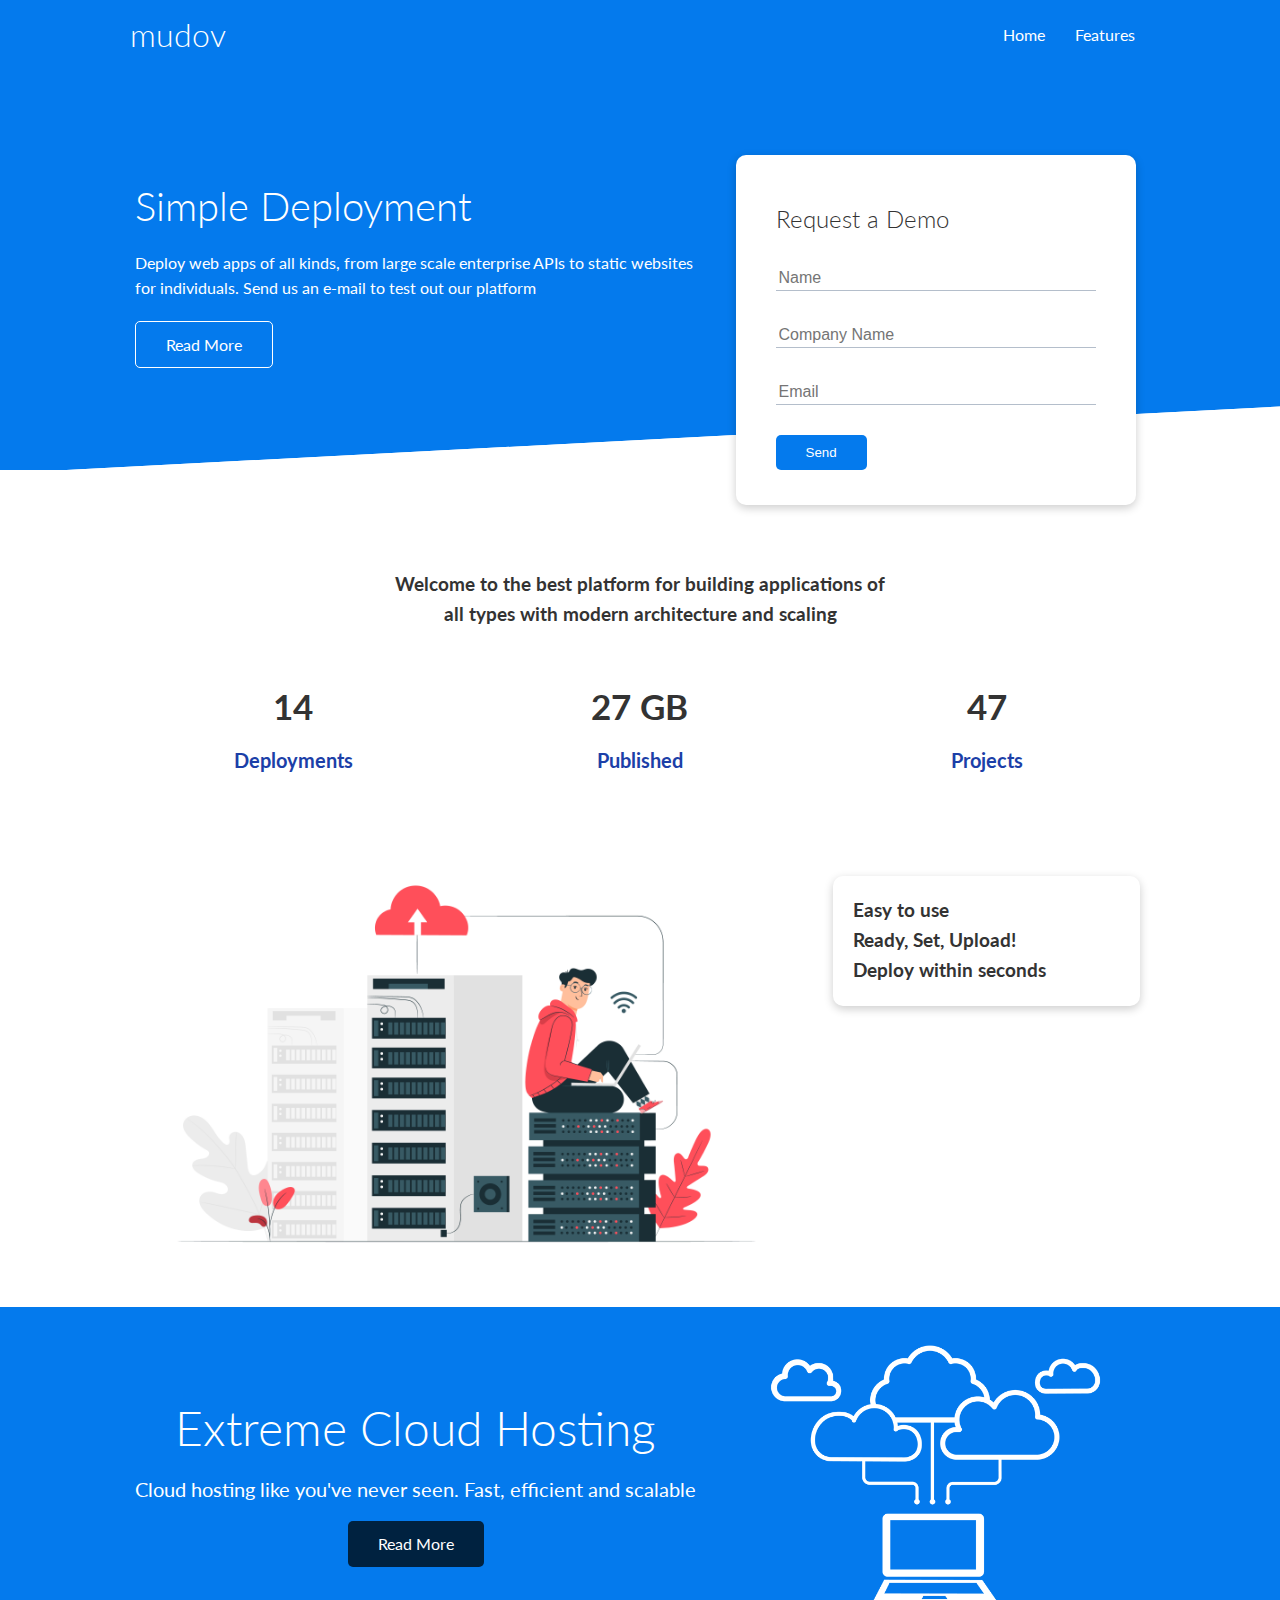
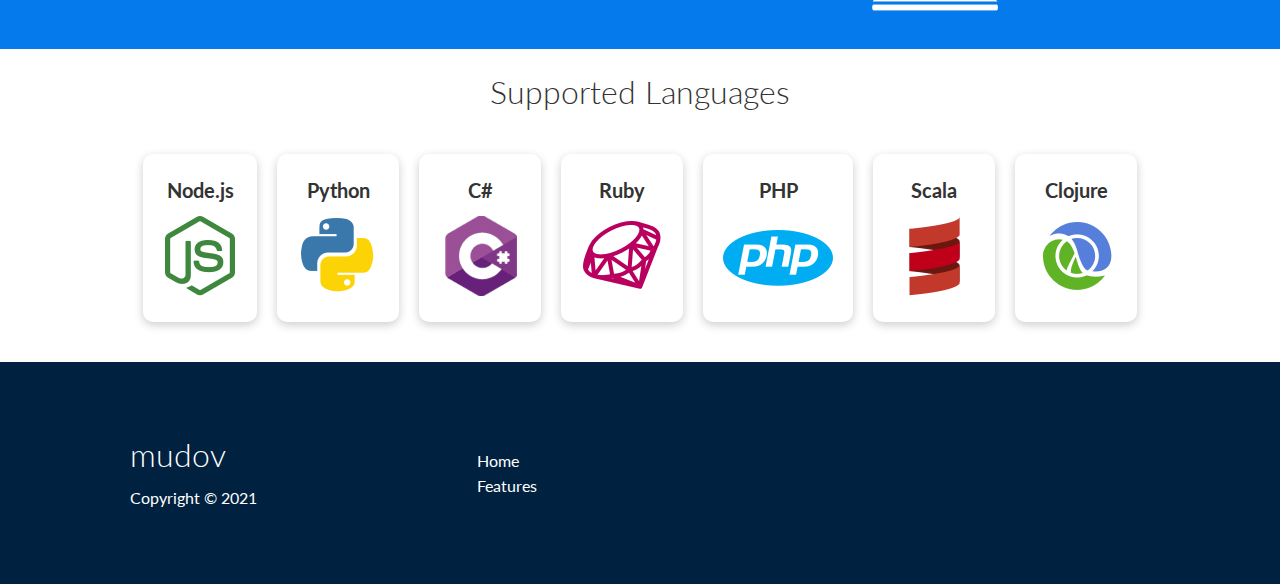
<file: index.html>
<!DOCTYPE html>
<html lang="en">
<head>
    <meta charset="UTF-8">
    <meta name="viewport" content="width=device-width, initial-scale=1.0">
    <link rel="stylesheet" href="https://cdnjs.cloudflare.com/ajax/libs/font-awesome/5.15.1/css/all.min.css" integrity="sha512-+4zCK9k+qNFUR5X+cKL9EIR+ZOhtIloNl9GIKS57V1MyNsYpYcUrUeQc9vNfzsWfV28IaLL3i96P9sdNyeRssA==" crossorigin="anonymous" />
    <link rel="stylesheet" href="css/utilities.css">
    <link rel="stylesheet" href="css/style.css">
    <title>mudov | Cloud Hosting For Everyone</title>
</head>
<body>
    <!-- Navbar -->
    <div class="navbar">
        <div class="container flex">
            <h1 class="logo">mudov</h1>
            <nav>
                <ul>
                    <li><a href="index.html">Home</a></li>
                    <li><a href="features.html">Features</a></li>
                </ul>
            </nav>
        </div>
    </div>
    
    <!-- Showcase -->
    <section class="showcase">
        <div class="container grid">
            <div class="showcase-text">
                <h1>Simple Deployment</h1>
                <p>Deploy web apps of all kinds, from large scale enterprise APIs to static websites for individuals. Send us an e-mail to test out our platform</p>
                <a href="features.html" class="btn btn-outline">Read More</a>
            </div>

            <div class="showcase-form card">
                <h2>Request a Demo</h2>
                 <!--  <form name="contact" netlify-honeypot="bot-field" method="POST" data-netlify="true">
                    <input type="hidden" name="form-name" value="contact">
                    <p class="hidden">
                        <label>Don’t fill this out if you're human: <input name="bot-field" /></label>
                      </p>
                    <div class="form-control">
                        <input type="text" name="name" placeholder="Name" required>
                    </div>
                    <div class="form-control">
                        <input type="text" name="company" placeholder="Company Name" required>
                    </div>
                    <div class="form-control">
                        <input type="email" name="email" placeholder="Email" required>
                    </div>
                    <input type="submit" value="Send" class="btn btn-primary">
                </form> -->
                 <form action="mailto:orazmyradov@hotmail.com" method="post" enctype="text/plain">
                    <div class="form-control">
                        <input type="text" name="name" placeholder="Name" required>
                    </div>
                    <div class="form-control">
                        <input type="text" name="company" placeholder="Company Name" required>
                    </div>
                    <div class="form-control">
                        <input type="email" name="email" placeholder="Email" required>
                    </div>
                    <input type="submit" value="Send" class="btn btn-primary">
                </form>
            </div>
        </div>
    </section>

    <!-- Stats -->
    <section class="stats">
        <div class="container">
            <h3 class="stats-heading text-center my-1">
                Welcome to the best platform for building applications of all types with modern architecture and scaling
            </h3>

            <div class="grid grid-3 text-center my-4">
                <div>
                    <i class="fas fa-server fa-3x"></i>
                    <h3>14</h3>
                    <p class="text-secondary">Deployments</p>
                </div>
                <div>
                    <i class="fas fa-upload fa-3x"></i>
                    <h3>27 GB</h3>
                    <p class="text-secondary">Published</p>
                </div>
                <div>
                    <i class="fas fa-project-diagram fa-3x"></i>
                    <h3>47</h3>
                    <p class="text-secondary">Projects</p>
                </div>
            </div>
        </div>
    </section>

    <!-- Cli -->
    <section class="cli">
        <div class="container grid">
            <img src="images/cli.jpg" alt="">
            <div class="card">
                <h3>Easy to use</h3>
                <h3>Ready, Set, Upload!</h3>
                <h3>Deploy within seconds</h3>
            </div>
            <!--
            <div class="card">
                <h3>Upload to host</h3>
            </div>

            <div class="card">
                <h3>Deploy in seconds</h3>
            </div>
            -->
            
        </div>
    </section>

    <!-- Cloud -->
    <section class="cloud bg-primary my-2 py-2">
        <div class="container grid">
            <div class="text-center">
                <h2 class="lg">Extreme Cloud Hosting</h2>
                <p class="lead my-1">Cloud hosting like you've never seen. Fast, efficient and scalable</p>
                <a href="features.html" class="btn btn-dark">Read More</a>
            </div>
            <img src="images/cloud.png" alt="">
        </div>
    </section>

    <!-- Languages -->
    <section class="languages">
        <h2 class="md text-center my-2">
            Supported Languages
        </h2>
        <div class="container flex">
            <div class="card">
                <h4>Node.js</h4>
                <img src="images/logos/node.png" alt="">
            </div>
            <div class="card">
                <h4>Python</h4>
                <img src="images/logos/python.png" alt="">
              </div>
              <div class="card">
                <h4>C#</h4>
                <img src="images/logos/csharp.png" alt="">
              </div>
              <div class="card">
                <h4>Ruby</h4>
                <img src="images/logos/ruby.png" alt="">
              </div>
              <div class="card">
                <h4>PHP</h4>
                <img src="images/logos/php.png" alt="">
              </div>
              <div class="card">
                <h4>Scala</h4>
                <img src="images/logos/scala.png" alt="">
              </div>
              <div class="card">
                <h4>Clojure</h4>
                <img src="images/logos/clojure.png" alt="">
              </div>
        </div>
    </section>

    <!-- Footer -->
    <footer class="footer bg-dark py-5">
        <div class="container grid grid-3">
            <div>
                <h1>mudov</h1>
                <p>Copyright &copy; 2021</p>
            </div>
            <nav>
                <ul>
                    <li><a href="index.html">Home</a></li>
                    <li><a href="features.html">Features</a></li>
                </ul>
            </nav>
            <div class="social">
                <a href="https://www.github.com/orazyradov"><i class="fab fa-github fa-2x"></i></a>
                <a href="https://za.linkedin.com/in/orazm"><i class="fab fa-linkedin fa-2x"></i></a>
                <a href="https://www.instagram.com/tranquiliz0r"><i class="fab fa-instagram fa-2x"></i></a>
                <a href="https://www.twitter.com/tranquiliz0r"><i class="fab fa-twitter fa-2x"></i></a>
            </div>
        </div>
    </footer>
</body>
</html>
</file>
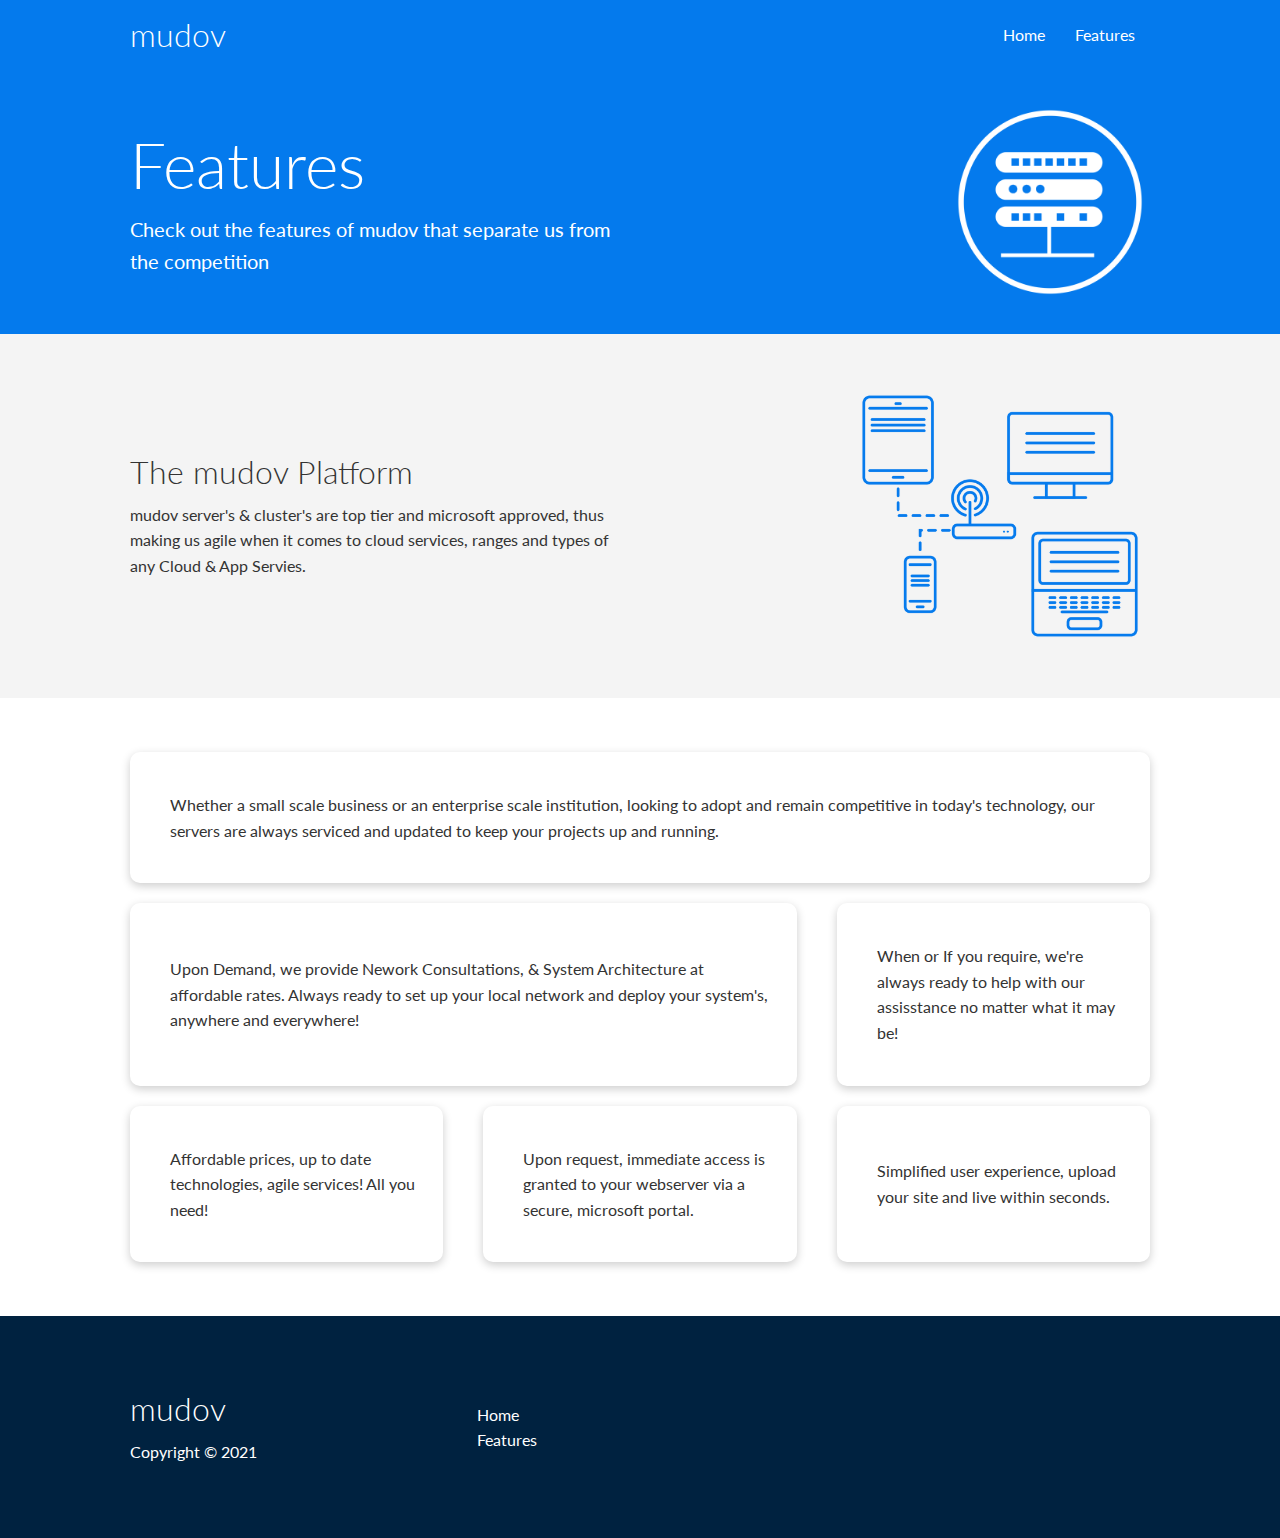
<file: features.html>
<!DOCTYPE html>
<html lang="en">
<head>
    <meta charset="UTF-8">
    <meta name="viewport" content="width=device-width, initial-scale=1.0">
    <link rel="stylesheet" href="https://cdnjs.cloudflare.com/ajax/libs/font-awesome/5.15.1/css/all.min.css" integrity="sha512-+4zCK9k+qNFUR5X+cKL9EIR+ZOhtIloNl9GIKS57V1MyNsYpYcUrUeQc9vNfzsWfV28IaLL3i96P9sdNyeRssA==" crossorigin="anonymous" />
    <link rel="stylesheet" href="css/utilities.css">
    <link rel="stylesheet" href="css/style.css">
    <title>mudov | Cloud Hosting For Everyone</title>
</head>
<body>
    <!-- Navbar -->
    <div class="navbar">
        <div class="container flex">
            <h1 class="logo">mudov</h1>
            <nav>
                <ul>
                    <li><a href="index.html">Home</a></li>
                    <li><a href="features.html">Features</a></li>
                </ul>
            </nav>
        </div>
    </div>

    <!-- Head -->
    <section class="features-head bg-primary py-3">
        <div class="container grid">
            <div>
                <h1 class="xl">Features</h1>
                <p class="lead">
                    Check out the features of mudov that separate us from the
						competition
                </p>
            </div>
            <img src="images/server.png" alt="">
        </div>
    </section>

    <!-- Sub head -->
    <section class="features-sub-head bg-light py-3">
        <div class="container grid">
            <div>
                <h1 class="md">The mudov Platform</h1>
                <p>
                    mudov server's & cluster's are top tier and microsoft approved, thus making us agile when it comes to cloud services, ranges and types of any Cloud & App Servies.
                </p>
            </div>
            <img src="images/server2.png" alt="">
        </div>
    </section>

    <section class="features-main my-2">
        <div class="container grid grid-3">
            <div class="card flex">
                <i class="fas fa-server fa-3x"></i>
                <p>Whether a small scale business or an enterprise scale institution, looking to adopt and remain competitive in today's technology, our servers are always serviced and updated to keep your projects up and running. </p>
            </div>
            <div class="card flex">
                <i class="fas fa-network-wired fa-3x"></i>
                <p>
                    Upon Demand, we provide Nework Consultations, & System Architecture at affordable rates. Always ready to set up your local network and deploy your system's, anywhere and everywhere!
                </p>
            </div>
            <div class="card flex">
                <i class="fas fa-laptop-code fa-3x"></i>
                <p>
                    When or If you require, we're always ready to help with our assisstance no matter what it may be!
                </p>
            </div>
            <div class="card flex">
                <i class="fas fa-database fa-3x"></i>
                <p>
                    Affordable prices, up to date technologies, agile services! All you need!
                </p>
            </div>
            <div class="card flex">
                <i class="fas fa-power-off fa-3x"></i>
                <p>
                    Upon request, immediate access is granted to your webserver via a secure, microsoft portal.
                </p>
            </div>
            <div class="card flex">
                <i class="fas fa-upload fa-3x"></i>
                <p>
                    Simplified user experience, upload your site and live within seconds.
                </p>
            </div>
        </div>
    </section>

    <!-- Footer -->
    <footer class="footer bg-dark py-5">
        <div class="container grid grid-3">
            <div>
                <h1>mudov
                </h1>
                <p>Copyright &copy; 2021</p>
            </div>
            <nav>
                <ul>
                    <li><a href="index.html">Home</a></li>
                    <li><a href="features.html">Features</a></li>
                </ul>
            </nav>
            <div class="social">
                <a href="https://www.github.com/orazyradov"><i class="fab fa-github fa-2x"></i></a>
                <a href="https://za.linkedin.com/in/orazm"><i class="fab fa-linkedin fa-2x"></i></a>
                <a href="https://www.instagram.com/tranquiliz0r"><i class="fab fa-instagram fa-2x"></i></a>
                <a href="https://www.twitter.com/tranquiliz0r"><i class="fab fa-twitter fa-2x"></i></a>
            </div>
        </div>
    </footer>
</body>
</html>
</file>
<file: css/utilities.css>
.container {
  max-width: 1100px;
  margin: 0 auto;
  overflow: auto;
  padding: 0 40px;
}

.card {
  background-color: #fff;
  color: #333;
  border-radius: 10px;
  box-shadow: 0 3px 10px rgba(0, 0, 0, 0.2);
  padding: 20px;
  margin: 10px;
}

.btn {
  display: inline-block;
  padding: 10px 30px;
  cursor: pointer;
  background: var(--primary-color);
  color: #fff;
  border: none;
  border-radius: 5px;
}

.btn-outline {
  background-color: transparent;
  border: 1px #fff solid;
}

.btn:hover {
  transform: scale(0.98);
}

/* Backgrounds & colored buttons */
.bg-primary,
.btn-primary {
  background-color: var(--primary-color);
  color: #fff;
}

.bg-secondary,
.btn-secondary {
  background-color: var(--secondary-color);
  color: #fff;
}

.bg-dark,
.btn-dark {
  background-color: var(--dark-color);
  color: #fff;
}

.bg-light,
.btn-light {
  background-color: var(--light-color);
  color: #333;
}

.bg-primary a,
.btn-primary a,
.bg-secondary a,
.btn-secondary a,
.bg-dark a,
.btn-dark a {
  color: #fff;
}

/* Text colors */
.text-primary {
  color: var(--primary-color);
}

.text-secondary {
  color: var(--secondary-color);
}

.text-dark {
  color: var(--dark-color);
}

.text-light {
  color: var(--light-color);
}

/* Text sizes */
.lead {
  font-size: 20px;
}

.sm {
  font-size: 1rem;
}

.md {
  font-size: 2rem;
}

.lg {
  font-size: 3rem;
}

.xl {
  font-size: 4rem;
}

.text-center {
  text-align: center;
}

/* Alert */
.alert {
  background-color: var(--light-color);
  padding: 10px 20px;
  font-weight: bold;
  margin: 15px 0;
}

.alert i {
  margin-right: 10px;
}

.alert-success {
  background-color: var(--success-color);
  color: #fff;
}

.alert-error {
  background-color: var(--error-color);
  color: #fff;
}

.flex {
  display: flex;
  justify-content: center;
  align-items: center;
  height: 100%;
}

.grid {
  display: grid;
  grid-template-columns: repeat(2, 1fr);
  gap: 20px;
  justify-content: center;
  align-items: center;
  height: 100%;
}

.grid-3 {
  grid-template-columns: repeat(3, 1fr);
}

/* Margin */
.my-1 {
  margin: 1rem 0;
}

.my-2 {
  margin: 1.5rem 0;
}

.my-3 {
  margin: 2rem 0;
}

.my-4 {
  margin: 3rem 0;
}

.my-5 {
  margin: 4rem 0;
}

.m-1 {
  margin: 1rem;
}

.m-2 {
  margin: 1.5rem;
}

.m-3 {
  margin: 2rem;
}

.m-4 {
  margin: 3rem;
}

.m-5 {
  margin: 4rem;
}

/* Padding */
.py-1 {
  padding: 1rem 0;
}

.py-2 {
  padding: 1.5rem 0;
}

.py-3 {
  padding: 2rem 0;
}

.py-4 {
  padding: 3rem 0;
}

.py-5 {
  padding: 4rem 0;
}

.p-1 {
  padding: 1rem;
}

.p-2 {
  padding: 1.5rem;
}

.p-3 {
  padding: 2rem;
}

.p-4 {
  padding: 3rem;
}

.p-5 {
  padding: 4rem;
}
</file>
<file: css/style.css>
@import url('https://fonts.googleapis.com/css2?family=Lato:wght@300&display=swap');

:root {
  --primary-color: #047aed;
  --secondary-color: #1c3fa8;
  --dark-color: #002240;
  --light-color: #f4f4f4;
  --success-color: #5cb85c;
  --error-color: #d9534f;
}

* {
  box-sizing: border-box;
  padding: 0;
  margin: 0;
}

body {
  font-family: 'Lato', sans-serif;
  color: #333;
  line-height: 1.6;
}

ul {
  list-style-type: none;
}

a {
  text-decoration: none;
  color: #333;
}

h1,
h2 {
  font-weight: 300;
  line-height: 1.2;
  margin: 10px 0;
}

p {
  margin: 10px 0;
}

img {
  width: 100%;
}

code,
pre {
  background: #333;
  color: #fff;
  padding: 10px;
}

.hidden {
  visibility: hidden;
  height: 0;
}

/* Navbar */
.navbar {
  background-color: var(--primary-color);
  color: #fff;
  height: 70px;
}

.navbar ul {
  display: flex;
}

.navbar a {
  color: #fff;
  padding: 10px;
  margin: 0 5px;
}

.navbar a:hover {
  border-bottom: 2px #fff solid;
}

.navbar .flex {
  justify-content: space-between;
}

/* Showcase */
.showcase {
  height: 400px;
  background-color: var(--primary-color);
  color: #fff;
  position: relative;
}

.showcase h1 {
  font-size: 40px;
}

.showcase p {
  margin: 20px 0;
}

.showcase .grid {
  overflow: visible;
  grid-template-columns: 55% auto;
  gap: 30px;
}

.showcase-text {
  animation: slideInFromLeft 1s ease-in;
}

.showcase-form {
  position: relative;
  top: 60px;
  height: 350px;
  width: 400px;
  padding: 40px;
  z-index: 100;
  justify-self: flex-end;
  animation: slideInFromRight 1s ease-in;
}

.showcase-form .form-control {
  margin: 30px 0;
}

.showcase-form input[type='text'],
.showcase-form input[type='email'] {
  border: 0;
  border-bottom: 1px solid #b4becb;
  width: 100%;
  padding: 3px;
  font-size: 16px;
}

.showcase-form input:focus {
  outline: none;
}

.showcase::before,
.showcase::after {
  content: '';
  position: absolute;
  height: 100px;
  bottom: -70px;
  right: 0;
  left: 0;
  background: #fff;
  transform: skewY(-3deg);
  -webkit-transform: skewY(-3deg);
  -moz-transform: skewY(-3deg);
  -ms-transform: skewY(-3deg);
}

/* Stats */
.stats {
  padding-top: 100px;
  animation: slideInFromBottom 1s ease-in;
}

.stats-heading {
  max-width: 500px;
  margin: auto;
}

.stats .grid h3 {
  font-size: 35px;
}

.stats .grid p {
  font-size: 20px;
  font-weight: bold;
}

/* Cli */
.cli .grid {
  grid-template-columns: repeat(3, 1fr);
  grid-template-rows: repeat(2, 1fr);
}

.cli .grid > *:first-child {
  grid-column: 1 / span 2;
  grid-row: 1 / span 2;
}

/* Cloud */
.cloud .grid {
  grid-template-columns: 4fr 3fr;
}

/* Languages */

.languages .flex {
  flex-wrap: wrap;
}

.languages .card {
  text-align: center;
  margin: 18px 10px 40px;
  transition: transform 0.2s ease-in;
}

.languages .card h4 {
  font-size: 20px;
  margin-bottom: 10px;
}

.languages .card:hover {
  transform: translateY(-15px);
}

/* Features */
.features-head img,
.docs-head img {
  width: 200px;
  justify-self: flex-end;
}

.features-sub-head img {
  width: 300px;
  justify-self: flex-end;
}

.features-main .card > i {
  margin-right: 20px;
}

.features-main .grid {
  padding: 30px;
}

.features-main .grid > *:first-child {
  grid-column: 1 / span 3;
}

.features-main .grid > *:nth-child(2) {
  grid-column: 1 / span 2;
}

/* Docs */
.docs-main h3 {
  margin: 20px 0;
}

.docs-main .grid {
  grid-template-columns: 1fr 2fr;
  align-items: flex-start;
}

.docs-main nav li {
  font-size: 17px;
  padding-bottom: 5px;
  margin-bottom: 5px;
  border-bottom: 1px #ccc solid;
}

.docs-main a:hover {
  font-weight: bold;
}

/* Footer */
.footer .social a {
  margin: 0 10px;
}

.fa-github:hover {
  color: #000000;
}

.fa-linkedin:hover {
  color: #1773EA;
}

.fa-instagram:hover {
  color: #B32E87;
}

.fa-twitter:hover {
  color: #1C9CEA;
}

/* Animations */
@keyframes slideInFromLeft {
  0% {
    transform: translateX(-100%);
  }

  100% {
    transform: translateX(0);
  }
}

@keyframes slideInFromRight {
  0% {
    transform: translateX(100%);
  }

  100% {
    transform: translateX(0);
  }
}

@keyframes slideInFromTop {
  0% {
    transform: translateY(-100%);
  }

  100% {
    transform: translateX(0);
  }
}

@keyframes slideInFromBottom {
  0% {
    transform: translateY(100%);
  }

  100% {
    transform: translateX(0);
  }
}

/* Tablets and under */
@media (max-width: 768px) {
  .grid,
  .showcase .grid,
  .stats .grid,
  .cli .grid,
  .cloud .grid,
  .features-main .grid,
  .docs-main .grid {
    grid-template-columns: 1fr;
    grid-template-rows: 1fr;
  }

  .showcase {
    height: auto;
  }

  .showcase-text {
    text-align: center;
    margin-top: 40px;
    animation: slideInFromTop 1s ease-in;
  }

  .showcase-form {
    justify-self: center;
    margin: auto;
    animation: slideInFromBottom 1s ease-in;
  }

  .cli .grid > *:first-child {
    grid-column: 1;
    grid-row: 1;
  }

  .features-head,
  .features-sub-head,
  .docs-head {
    text-align: center;
  }

  .features-head img,
  .features-sub-head img,
  .docs-head img {
    justify-self: center;
  }

  .features-main .grid > *:first-child,
  .features-main .grid > *:nth-child(2) {
    grid-column: 1;
  }
}

/* Mobile */
@media (max-width: 500px) {
  .navbar {
    height: 110px;
  }

  .navbar .flex {
    flex-direction: column;
  }

  .navbar ul {
    padding: 10px;
    background-color: rgba(0, 0, 0, 0.1);
  }
  
  .showcase-form {
    width: 300px;
  }
}
</file>
